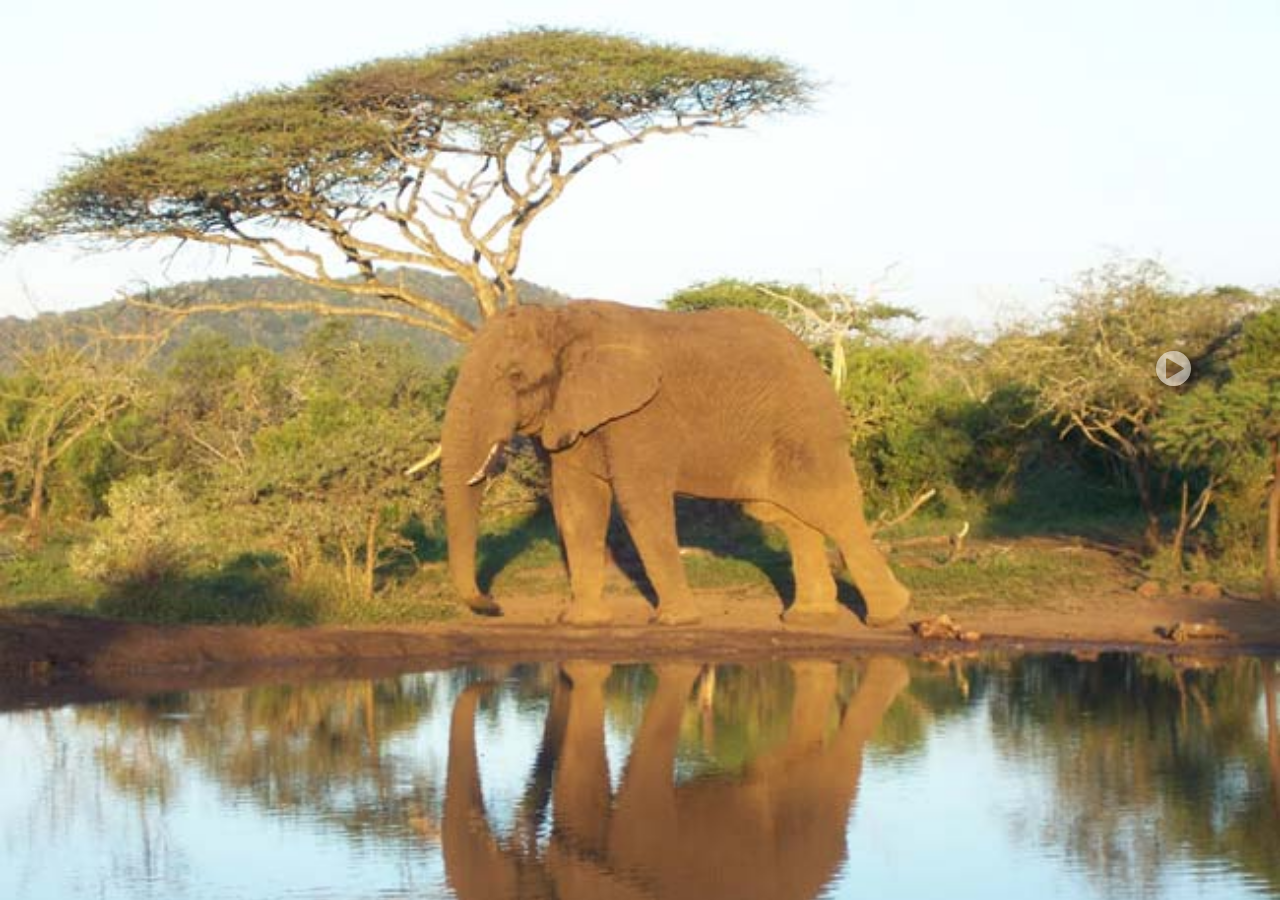
<file: Website-Mine/Final/edgeanimate_assets/index/Assets/index.html>
<!DOCTYPE html>
<html style="height:100%;">
<head>
	<meta http-equiv="Content-Type" content="text/html; charset=utf-8"/>
	<meta http-equiv="X-UA-Compatible" content="IE=Edge"/>
	<title>Untitled</title>
<!--Adobe Edge Runtime-->
    <meta http-equiv="X-UA-Compatible" content="IE=Edge">
    <script type="text/javascript" charset="utf-8" src="index_edgePreload.js"></script>
    <style>
        .edgeLoad-EDGE-1396734290 { visibility:hidden; }
    </style>
<!--Adobe Edge Runtime End-->

</head>
<body style="margin:0;padding:0;height:100%;">
	<div id="Stage" class="EDGE-1396734290">
	</div>
</body>
</html>
</file>
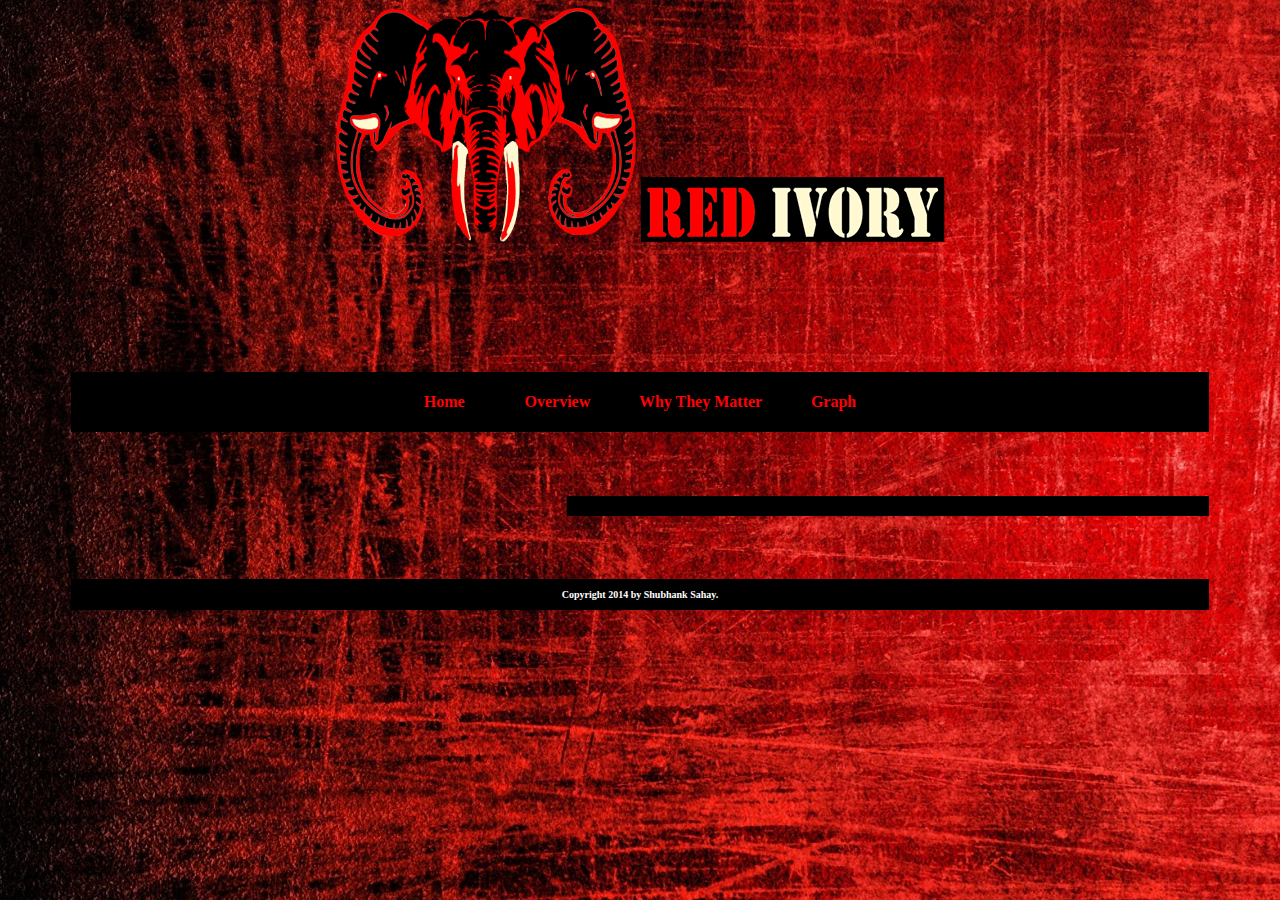
<file: Website-Mine/Final/contact.html>
<!doctype html>
<html>
<head>
<meta charset="UTF-8">
<title>Red Ivory</title>
<link href="Styles.css" rel="stylesheet" type="text/css">
<style type="text/css">
body {
	background-image: url(images/Red.jpg);
	background-size: cover;
	background-attachment: fixed;
}
</style>
<!--The following script tag downloads a font from the Adobe Edge Web Fonts server for use within the web page. We recommend that you do not modify it.--><script>var __adobewebfontsappname__="dreamweaver"</script><script src="http://use.edgefonts.net/lobster:n4:default;source-sans-pro:n2,n7:default.js" type="text/javascript"></script>

<meta name="keywords" content="Red Ivory Red Ivory">

<meta name="description" content="Red Ivory">

<meta name="viewport" content="width=device-width, initial-scale=1">

</head>

<body>

<header>
  <img src="images/Logo.png" alt="Red Ivory" width="300" height="234" title="Red Ivory"/>
  <img src="images/RI.png" width="305" height="66" alt=""/>
<nav>
  <p><a href="index.html" class="navHome">Home</a> <a href="about.html" class="navAbout">Overview</a> <a href="portfolio.html" class="navPort">Why They Matter</a> <a href="graph.html" class="navContact">Graph</a></p>
</nav>
</header>

<section class="sectionLeft">
 
</section>

<section class="sectionRight">


  
</section>



<footer>Copyright 2014 by Shubhank Sahay.</footer>

</body>
</html>
</file>
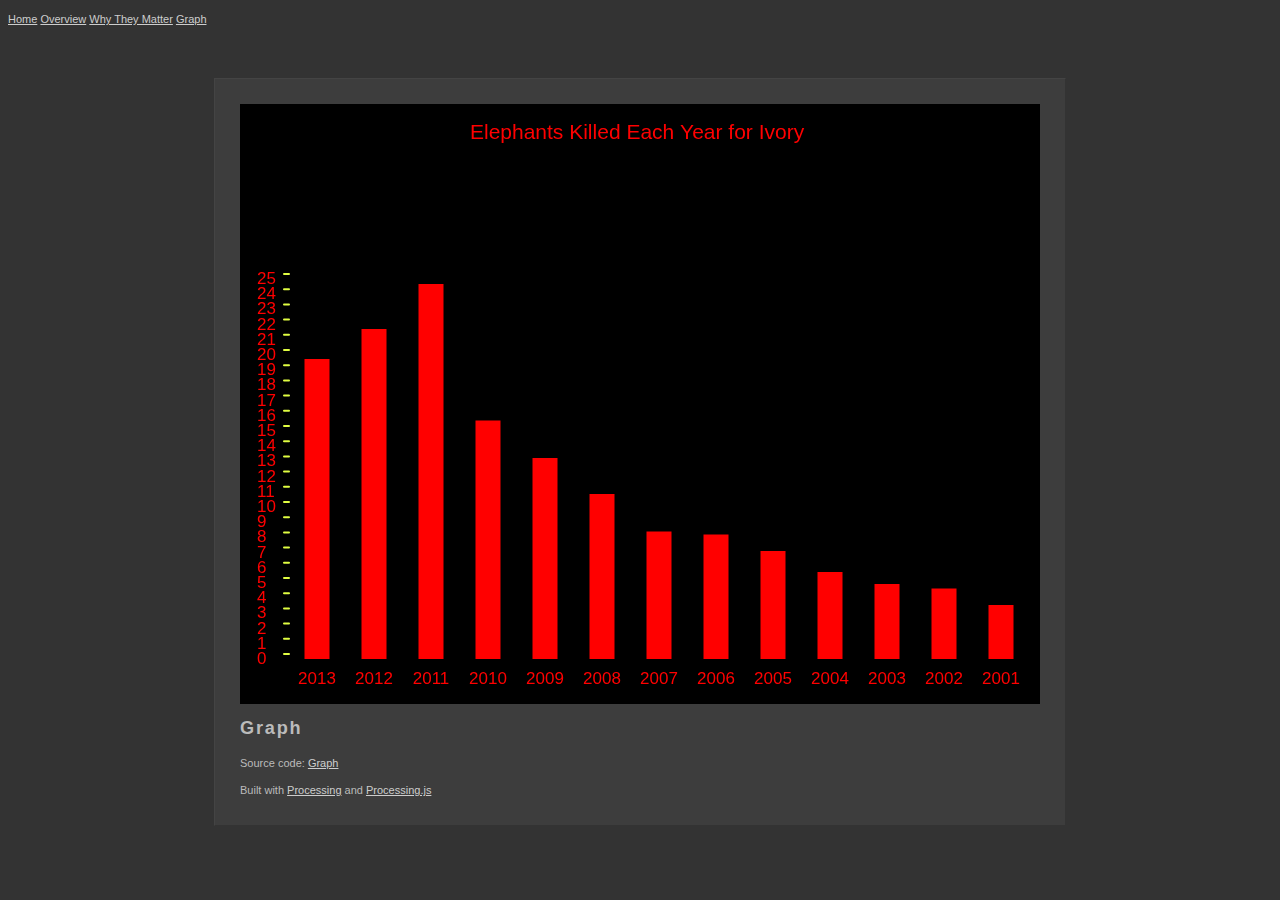
<file: Website-Mine/Final/graph.html>
<!DOCTYPE html><head>
		<meta http-equiv="content-type" content="text/html; charset=utf-8" />
		<title>Graph : Built with Processing and Processing.js</title>
       <nav> 
        <p><a href="index.html" class="navHome">Home</a> <a href="about.html" class="navAbout">Overview</a> <a href="portfolio.html" class="navPort">Why They Matter</a> <a href="graph.html" class="navContact">Graph</a></p>
        </nav>
		
	<link rel="icon"  type="image/x-icon" href="[data-uri]" />
		<meta name="Generator" content="Processing" />
		<!-- - - - - - - - - - - - - - - - - - - - - 
		+
		+    Wondering how this works? 
		+
		+    Go to: http://processing.org/
		+    and: http://processingjs.org/
		+
		+ - - - - - - - - - - - - - - - - - - - - -->
		<style type="text/css">
	body {
	  background-color: #333; color: #bbb; line-height: normal;
	  font-family: Lucida Grande, Lucida Sans, Arial, Helvetica Neue, Verdana, Geneva, sans-serif;
	  font-size: 11px; font-weight: normal; text-decoration: none;
		  line-height: 1.5em;
	}
	a img { 
		border: 0px solid transparent;
	}
	a, a:link, a:visited, a:active, a:hover { 
		color: #cdcdcd; text-decoration: underline;
	}
	h1 {
	    font-family: Arial, Helvetica Neue, Verdana, Geneva, sans-serif;
		width: 100%; letter-spacing: 0.1em;
		margin-bottom: 1em; font-size: 1.65em;
	}
	canvas { 
		display: block; 
		outline: 0px; 
		margin-bottom: 1.5em; 
	}
	#content { 
		margin: 50px auto 0px auto; padding: 25px 25px 15px 25px;
		width: 800px; min-width: 300px; overflow: auto;
		border-left: 1px solid #444; border-top: 1px solid #444; 
		border-right: 1px solid #333; border-bottom: 1px solid #333;
		background-color: #3d3d3d;
	}
		</style>
		<!--[if lt IE 9]>
			<script type="text/javascript">alert("Your browser does not support the canvas tag.");</script>
		<![endif]-->
		<script src="processing.js" type="text/javascript"></script>
		<script type="text/javascript">
// convenience function to get the id attribute of generated sketch html element
function getProcessingSketchId () { return 'Graph'; }
</script>

	</head>
	<body>
		<div id="content">
			<div>
				<canvas id="Graph" data-processing-sources="Graph.pde" 
						width="800" height="600">
					<p>Your browser does not support the canvas tag.</p>
					<!-- Note: you can put any alternative content here. -->
				</canvas>
				<noscript>
					<p>JavaScript is required to view the contents of this page.</p>
				</noscript>
	    	</div>
			<h1>Graph</h1>
    		<p id="description"></p>
			<p id="sources">Source code: <a href="Graph.pde">Graph</a> </p>
			<p>
			Built with <a href="http://processing.org" title="Processing">Processing</a>
			and <a href="http://processingjs.org" title="Processing.js">Processing.js</a>
			</p>
		</div>
	</body>
</html>
</file>
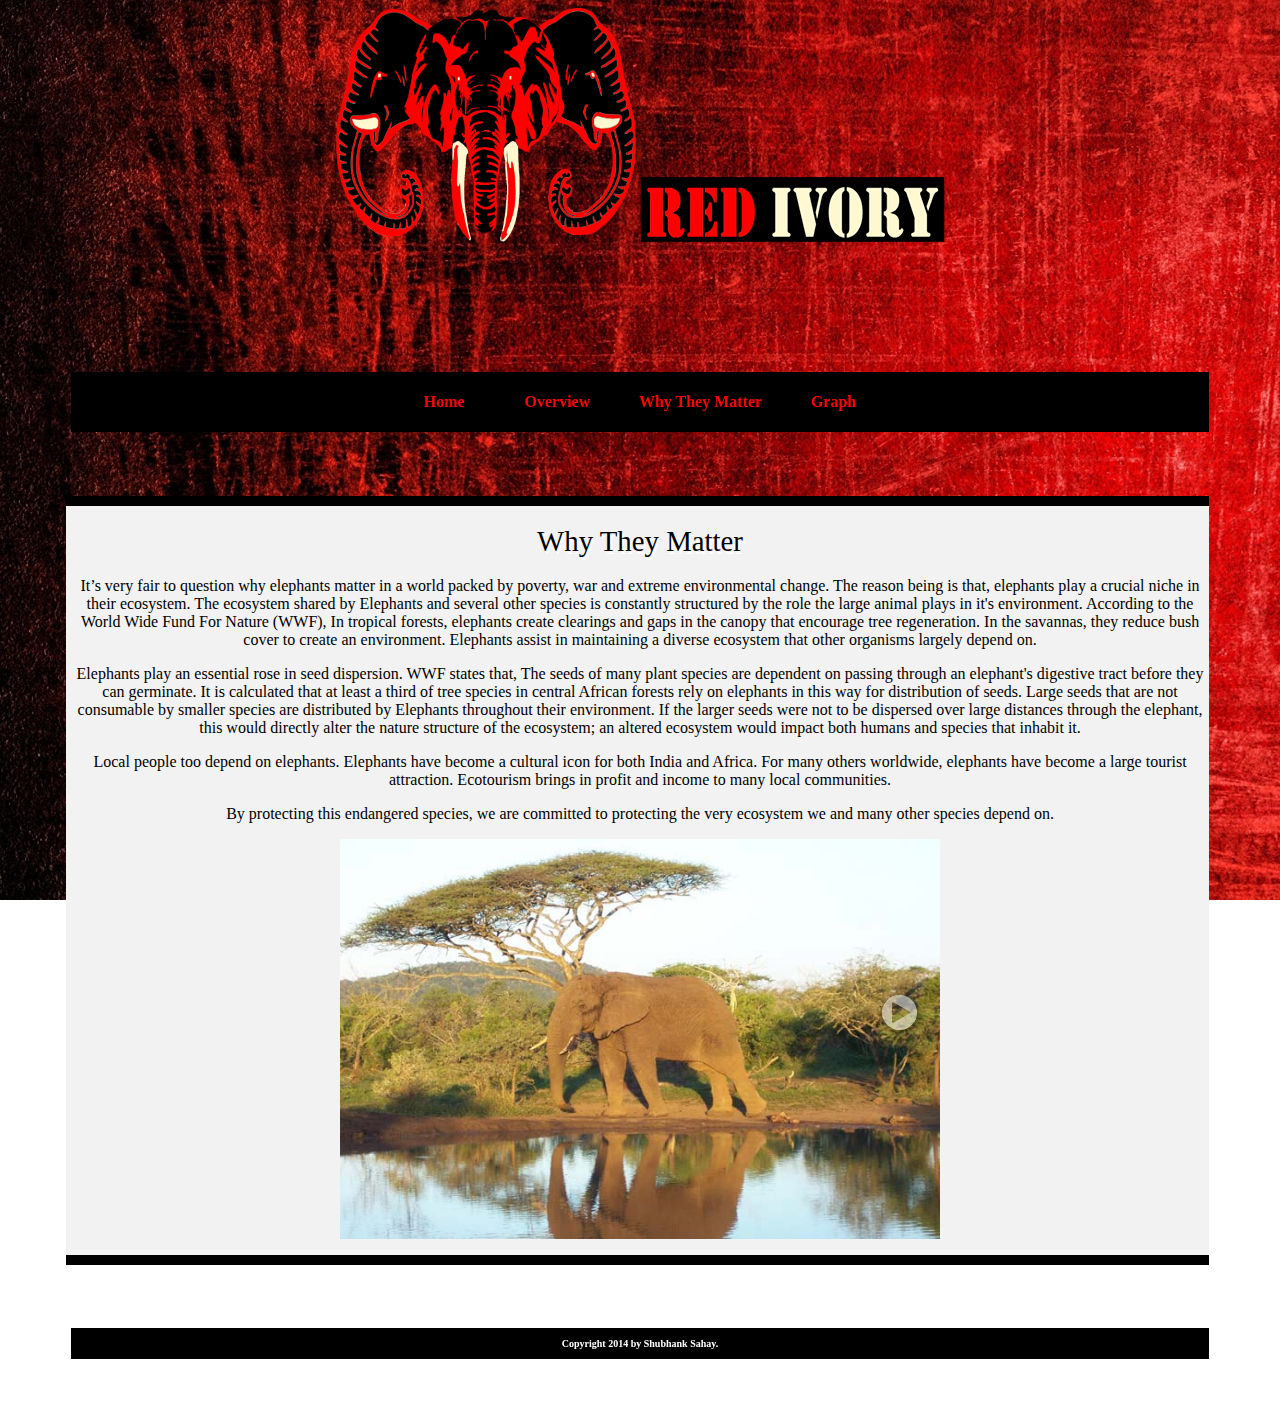
<file: Website-Mine/Final/portfolio.html>
<!doctype html>
<html>
<head>
<meta charset="UTF-8">
<title>Red Ivory</title>
<link href="Styles.css" rel="stylesheet" type="text/css">
<style type="text/css">
body {
	background-image: url(images/Red.jpg);
	background-size: cover;
	background-attachment: fixed;
}
</style>
<!--The following script tag downloads a font from the Adobe Edge Web Fonts server for use within the web page. We recommend that you do not modify it.--><script>var __adobewebfontsappname__="dreamweaver"</script><script src="http://use.edgefonts.net/lobster:n4:default;source-sans-pro:n2,n7:default.js" type="text/javascript"></script>

<meta name="keywords" content="Elephant,Ivory">

<meta name="description" content="Why Elephants Matter">

<meta name="viewport" content="width=device-width, initial-scale=1">

</head>

<body>

<header>
  <img src="images/Logo.png" alt="Red Ivory" width="300" height="234" title="Red Ivory"/>
  <img src="images/RI.png" width="305" height="66" alt=""/>

<nav>
   <p><a href="index.html" class="navHome">Home</a> <a href="about.html" class="navAbout">Overview</a> <a href="portfolio.html" class="navPort">Why They Matter</a> <a href="graph.html" class="navContact">Graph</a></p>

</header>




<section class="sectionFull">
  <h1>Why They Matter</h1>
  <p>
  
It’s very fair to question why elephants matter in a world packed by poverty, war and extreme environmental change. The reason being is that, elephants play a crucial niche in their ecosystem. The ecosystem shared by Elephants and  several other species is constantly structured by the role the large animal plays in it's environment. According to the World Wide Fund For Nature (WWF), In tropical forests, elephants create clearings and gaps in the canopy that encourage tree regeneration. In the savannas, they reduce bush cover to create an environment. Elephants assist in maintaining a diverse ecosystem that other organisms largely depend on.</p>

<p>Elephants play an essential rose in seed dispersion. WWF states that, The seeds of many plant species are dependent on passing through an elephant's digestive tract before they can germinate. It is calculated that at least a third of tree species in central African forests rely on elephants in this way for distribution of seeds. Large seeds that are not consumable by smaller species are distributed by Elephants throughout their environment. If the larger seeds were not to be dispersed over large distances through the elephant, this would directly alter the nature structure of the ecosystem; an altered ecosystem would impact both humans and species that inhabit it. </p>

<p>Local people too depend on elephants. Elephants have become a cultural icon for both India and Africa. For many others worldwide, elephants have become a large tourist attraction. Ecotourism brings in profit and income to many local communities.</p>

<p>By protecting this endangered species, we are committed to protecting the very ecosystem we and many other species depend on. </p>

    <object id="EdgeID" type="text/html" width="600" height="400" data-dw-widget="Edge" data="edgeanimate_assets/index/Assets/index.html">
    </object>
  </p>
</section>



<footer>Copyright 2014 by Shubhank Sahay.</footer>


</body>
</html>
</file>
<file: Website-Mine/Final/Styles.css>
@charset "UTF-8";
h1 {
	font-family: abril-fatface;
	font-style: normal;
	font-weight: 400;
	font-size: 1.8em;
	text-shadow: 2px 3px #FFFFFF;
	text-align: center;
}
h2 {
	font-family: abril-fatface;
	font-style: normal;
	font-weight: 00;
}
body {
	font-family: source-sans-pro;
	font-style: normal;
	font-weight: 200;
	background-image: url(images/Red.jpg);
	background-size: cover;
	background-attachment: fixed;
}
footer {
	background-color: #000000;
	color: #FFFFFF;
	font-weight: 600;
	font-size: x-small;
	text-align: center;
	margin-left: 5%;
	margin-top: 5%;
	margin-right: 5%;
	margin-bottom: 5%;
	padding-left: 10px;
	padding-top: 10px;
	padding-right: 10px;
	padding-bottom: 10px;
	clear: both;
}
nav {
	background-color: #000000;
	color: #F8F8F8;
	text-align: center;
	margin-top: 10%;
	margin-right: 5%;
	margin-bottom: 5%;
	margin-left: 5%;
	padding-left: 10px;
	padding-top: 5px;
	padding-right: 10px;
	padding-bottom: 5px;
	font-weight: 800;
	font-variant: normal;
}
.sectionLeft {
	width: 30%;
	margin-left: 5%;
	margin-right: 2.5%;
	float: left;
}
.sectionRight {
	width: 50%;
	margin-left: 2.5%;
	margin-right: 5%;
	float: right;
	background-color: #F2F2F2;
	border-top: 10px solid #000000;
	border-bottom: 10px solid #000000;
	margin-bottom: 5%;
	padding-left: 10px;
}
.sectionFull {
	width: 90%;
	margin-left: 5%;
	margin-right: 5%;
	float: right;
	background-color: #F2F2F2;
	border-top: 10px solid #000000;
	border-bottom: 10px solid #000000;
	margin-bottom: 5%;
	padding-left: 5px;
	text-align: center;
	color: #000000;
	font-family: emblema-one;
	font-style: normal;
	font-weight: 400;
}
header {
	text-align: center;
	clear: both;
}
a   {
	color: #FF0004;
	text-decoration: none;
}
.navHome {
	margin-left: 2%;
	margin-right: 2%;
	padding-top: 70px;
	background-image: url(images/Tusk.png);
	background-size: contain;
	background-repeat: no-repeat;
	background-position: 0% 105px;
	-webkit-transition: all .5s ease 0s;
	-o-transition: all .5s ease 0s;
	transition: all .5s ease 0s;
}
.navAbout {
	margin-left: 3%;
	margin-right: 2%;
	padding-top: 80px;
	background-image: url(images/Tusk.png);
	background-size: contain;
	background-repeat: no-repeat;
	background-position: 50% 105px;
	-webkit-transition: all .5s ease 0s;
	-o-transition: all .5s ease 0s;
	transition: all .5s ease 0s;
}
.navPort {
	margin-left: 2%;
	margin-right: 2%;
	padding-top: 40px;
	background-image: url(images/Tusk.png);
	background-size: 45px 49px;
	background-repeat: no-repeat;
	background-position: 50% 105px;
	-webkit-transition: all .5s ease 0s;
	-o-transition: all .5s ease 50s;
	transition: all .5s ease 0s;
}
.navContact {
	margin-left: 2%;
	margin-right: 2%;
	padding-top: 70px;
	background-image: url(images/Tusk.png);
	background-size: contain;
	background-repeat: no-repeat;
	background-position: 0% 105px;
	-webkit-transition: all .5s ease 0s;
	-o-transition: all .5s ease 0s;
	transition: all .5s ease 0s;
}
.navHome:hover {
	background-position: 0px 0px;
	color: #FFFFFF;
}
.navAbout:hover {
	background-position: 0px 0px;
	color: #FFFFFF;
}
.navPort:hover {
	background-position: 37px -8px;
	color: #FFFFFF;
}
.navContact:hover {
	background-position: 0px 0px;
	color: #FFFFFF;
}
#EdgeID {
	display: block;
	margin-left: auto;
	margin-right: auto;
}
video {
	display: block;
	margin-left: auto;
	margin-right: auto;
}
AsianEleImg {
}
video2 {
	display: block;
	margin-left: auto;
	margin-right: auto;
}
AsianEleImg {
}
ListAsian {
	-webkit-box-shadow: 0px 0px #EE1A1E;
	box-shadow: 0px 0px #EE1A1E;
}

@media screen and (max-width:750px){
h1 {
	font-family: abril-fatface;
	font-style: normal;
	font-weight: 400;
	font-size: 1.5em;
	text-shadow: 2px 3px #FFFFFF;
	text-align: center;
}
h2 {
	font-family: abril-fatface;
	font-style: normal;
	font-weight: 400;
	font-size: 1.2em;
}
#EdgeID {
	display: block;
	margin-left: auto;
	margin-right: auto;
	width: 400px;
	height: 280px;
}
}

@media screen and (max-width:600px){
.logo {
	width: 40%;
	height: 40%;
}
nav {
	background-color: #0000;
	color: #F8F8F8;
	text-align: center;
	margin-top: 6%;
	margin-right: 5%;
	margin-bottom: -1%;
	margin-left: 5%;
	padding-left: 10px;
	padding-top: 3px;
	padding-right: 10px;
	padding-bottom: 5px;
	font-weight: 700;
	font-variant: normal;
	font-family: source-sans-pro;
	font-style: normal;
}
.sectionLeft {
	width: 90%;
	margin-left: 5%;
	margin-right: 5%;
	float: left;
}
.sectionRight {
	width: 276%;
	margin-left: 5%;
	margin-right: 5%;
	background-color: #F2F2F2;
	border-top: 10px solid #000000;
	border-bottom: 10px solid #000000;
	margin-bottom: 5%;
	padding-left: 95px;
	padding-right: 45px;
	float: right;
	clear: left;
	text-align: center;
}
}
: 5%;
	padding-left: 10px;
}
}
</file>
